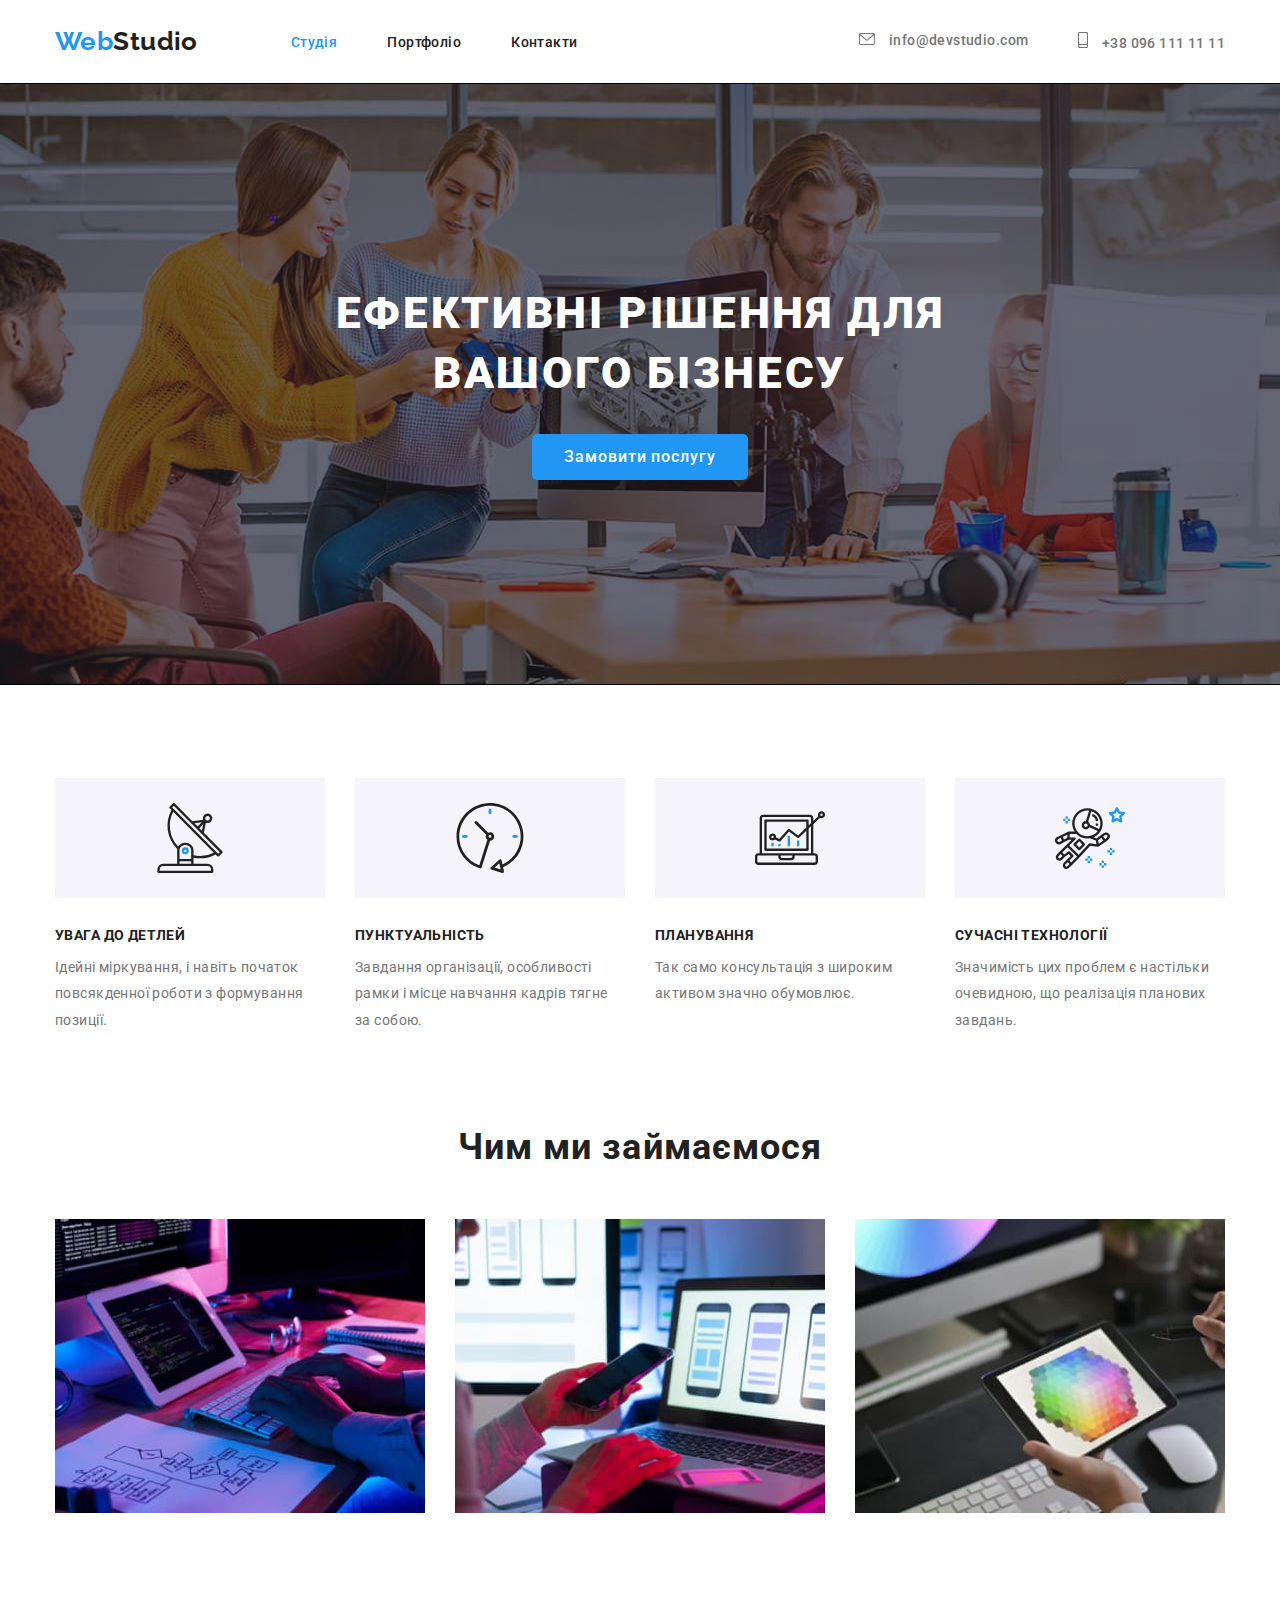
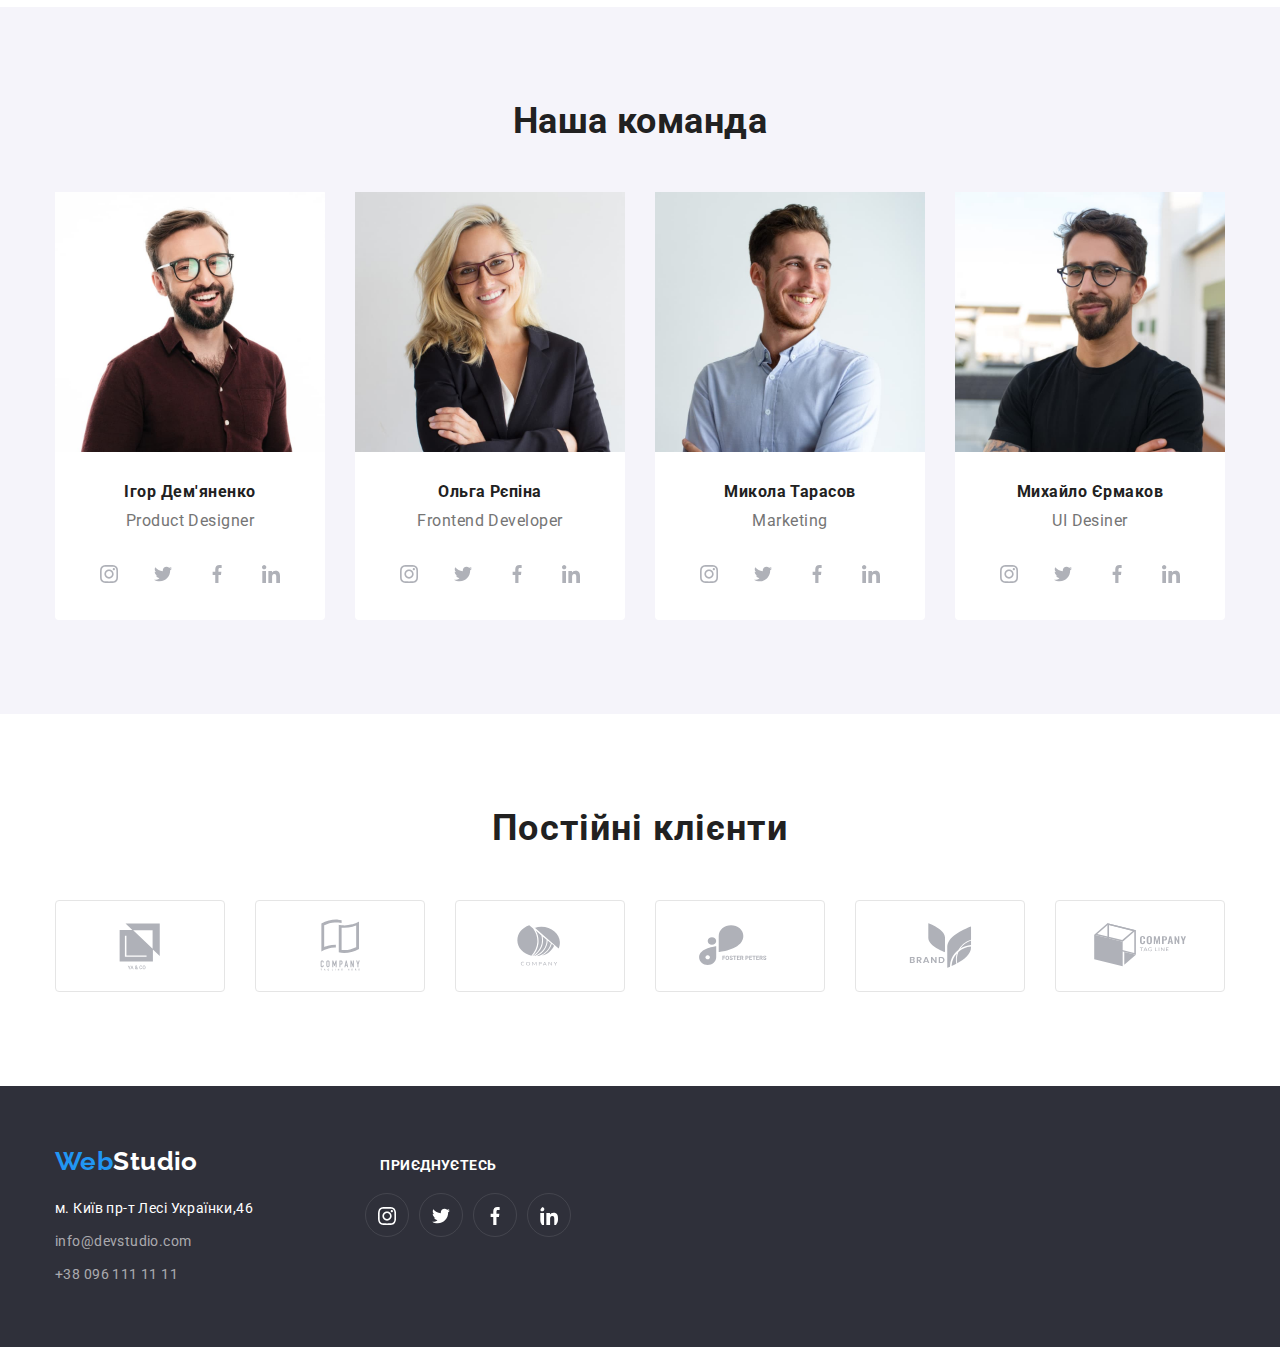
<file: index.html>
<!DOCTYPE html>
<html lang="uk">
<head>
    <meta charset="UTF-8">
    <meta http-equiv="X-UA-Compatible" content="IE=edge">
    <meta name="viewport" content="width=device-width, initial-scale=1.0">
    <title>Document</title>
    <link rel="preconnect" href="https://fonts.googleapis.com">
    <link rel="preconnect" href="https://fonts.gstatic.com" crossorigin>
    <link href="https://fonts.googleapis.com/css2?family=Raleway:wght@700&family=Roboto:wght@400;500;700;900&display=swap" rel="stylesheet">
    <link rel="stylesheet" href="https://cdnjs.cloudflare.com/ajax/libs/modern-normalize/1.0.0/modern-normalize.min.css" />
    <link rel="stylesheet" href="./css/styles.css">
    
</head>
<body class="body">
    
<header class="page-header">
    <div class="container">

        <nav class="nav">
            <a class="logo" href=""> <span class="logo-blue">Web</span><span class="logo-black">Studio</span> </a>
            <ul class="menu-first">

                <li class="menu current  menu-first-item">
                    <a href="">Студія</a>
                </li>
                <li class="menu-link   menu-first-item">
                    <a href="./portfolio.html">Портфоліо</a>
                </li>

                <li class="menu-link menu-first-item">
                    <a href="">Контакти</a>
                </li>
            </ul>
        </nav>

        <ul class="menu-first">
            <li class="contacts menu-link-header">

                <a class="contact-decor" href="mailto:info@devstudio.com"> <svg class="icon" width="16" height="12">
                        <use href="./images/icons/sprite-defs.svg#icon-envelopehover">
                        </use>
                    </svg> info@devstudio.com
                </a>


            </li>
            <li class="contacts menu-link-header">
                <a class="contact-decor" href="tel:+380961111111"> <svg class="icon" width="10" height="16">
                        <use href="./images/icons/sprite-defs.svg#icon-smartphone">
                        </use>
                    </svg> +38 096 111 11 11</a>
            </li>
        </ul>
    </div>

</header>
        <main>
            
<section class="section-one">
    <div class="container">
            <h1 class="title">
            Ефективні рішення для вашого бізнесу
        </h1>
        <button class="button" type="button">Замовити послугу</button>
    </div>
  </section>
                        
<section class="section-two-container-preferences section">
    <div class="container">
<h2 class="visually-hidden">
    Переваги нашої компанії
</h2>

    <ul class="menu-first">
                   <li class="preferences">
                <h3 class="small-section-title">
                    Увага до детлей
                </h3>
                <p class="item">
                    Ідейні міркування, і навіть початок повсякденної роботи з формування позиції.
                </p>
            </li>
                    <li class="preferences">
                <h3 class="small-section-title">
                    Пунктуальнiсть
                </h3>
                <p class="item">
                    Завдання організації, особливості рамки і місце навчання кадрів тягне за собою.
                </p>
            </li>
            <li class="preferences">
                <h3 class="small-section-title">
                    Планування
                </h3>
                <p class="item">
                    Так само консультація з широким активом значно обумовлює.
                </p>
            </li>
       
            <li class="preferences">
                <h3 class="small-section-title">
                    Сучасні технології
                </h3>
                <p class="item">
                    Значимість цих проблем є настільки очевидною, що реалізація планових завдань.
                </p>
            </li>
        

    </ul>

    </div>
    
    </section>


    <section class="section-three-container section">
<div class="flex-container-activities container">
    <h2 class="secondary-title-section-three">
        Чим ми займаємося
    </h2>
    <ul class="menu-first  flex-item-activities">
        
            <li class="picture-first"><img src="./images/logo1.jpg" alt="лого1" width="370"></li>
            <li class="picture-first"><img src="./images/logo2.jpg" alt="лого2" width="370"></li>
            <li class="picture-first"><img src="./images/logo3.jpg" alt="лого3" width="370"></li>
        </ul>
</div>
       </section>

<section class="section-four section">
    <div class="container">
    <h2 class="secondary-title container-team">
        Наша команда
    </h2>
    <ul class="menu-team card">
                    <li class="picture">
                <img class="card-image" src="./images/teamcard1.jpg" alt="член команди 1" width="260">
                <h3 class="card-heading">Ігор Дем'яненко</h3>
                <p class="position-item">
                    Product Designer
                </p>
<ul class="social-links">
<li class="social-links-items">
    
<a class="social-links-item"  href=" "> 
   <svg class="icon-social" width="20" height="20">
<use  href="./images/icons/symbol-defs1.svg#icon-instagram20">
</use>
</svg>
</a>
    

                    </li>
                    <li class="social-links-items">
                        <a class="social-links-item" width="44" height="44" href="./images/icons/symbol-defs.svg#icon-Instagram3">
                        <svg class="icon-social" width="20" height="20">
                            <use href="./images/icons/symbol-defs1.svg#icon-twitter20">
                            </use>
                        </svg>
                        </a>
                    </li>
                    <li class="social-links-items">
                        <a class="social-links-item" href="">
                        <svg class="icon-social" width="20" height="20">
                                <use href="./images/icons/symbol-defs1.svg#icon-facebook20">
                                </use>
                            </svg>
                        </a>
                    </li>
                    <li class="social-links-items">
                        <a class="social-links-item" href="">
                        <svg class="icon-social" width="20" height="20">
                                <use href="./images/icons/symbol-defs1.svg#icon-linkedin20">
                                </use>
                            </svg>
                        </a>
                    </li>
                </ul>
            </li>
        
            <li class="picture">
                <img class="card-image" src="./images/temcard2.jpg" alt="член команди 2" width="260">
                <h3 class="card-heading">Ольга Рєпіна</h3>
                <p class="position-item">
                    Frontend Developer
                </p>
<ul class="social-links">
    <li class="social-links-items">
        <a class="social-links-item" href=" ">
            <svg class="icon-social" width="20" height="20">
                <use href="./images/icons/symbol-defs1.svg#icon-instagram20">
                </use>
            </svg>
        </a>
    </li>
    <li class="social-links-items">
        <a class="social-links-item" href="">
            <svg class="icon-social" width="20" height="20">
                <use href="./images/icons/symbol-defs1.svg#icon-twitter20">
                </use>
            </svg>
        </a>
    </li>
    <li class="social-links-items">
        <a class="social-links-item" href="">
            <svg class="icon-social" width="20" height="20">
                <use href="./images/icons/symbol-defs1.svg#icon-facebook20">
                </use>
            </svg>
        </a>
    </li>
    <li class="social-links-items">
        <a class="social-links-item" href="">
            <svg class="icon-social" width="20" height="20">
                <use href="./images/icons/symbol-defs1.svg#icon-linkedin20">
                </use>
            </svg>
        </a>
    </li>
</ul>

            </li>
        
            <li class="picture">
                <img class="card-image" src="images/teamcard3.jpg" alt="член команди 3" width="260">
                <h3 class=" card-heading">Микола Тарасов</h3>
                <p class="position-item">
                    Marketing
                </p>
<ul class="social-links">
    <li class="social-links-items">
        <a class="social-links-item" href=" ">
            <svg class="icon-social" width="20" height="20">
                <use href="./images/icons/symbol-defs1.svg#icon-instagram20">
                </use>
            </svg>
        </a>
    </li>
    <li class="social-links-items">
        <a class="social-links-item" href="">
            <svg class="icon-social" width="20" height="20">
                <use href="./images/icons/symbol-defs1.svg#icon-twitter20">
                </use>
            </svg>
        </a>
    </li>
    <li class="social-links-items">
        <a class="social-links-item" href="">
            <svg class="icon-social" width="20" height="20">
                <use href="./images/icons/symbol-defs1.svg#icon-facebook20">
                </use>
            </svg>
        </a>
    </li>
    <li class="social-links-items">
        <a class="social-links-item" href="">
            <svg class="icon-social" width="20" height="20">
                <use href="./images/icons/symbol-defs1.svg#icon-linkedin20">
                </use>
            </svg>
        </a>
    </li>
</ul>

            </li>
        
            <li class="picture">
                <img class="card-image" src="./images/temcard4.jpg" alt="член команди 4" width="260">
                <h3 class="card-heading">Михайло Єрмаков</h3>
                <p class="position-item">
                    UI Desiner
                </p>
<ul class="social-links">
    <li class="social-links-items">
        <a class="social-links-item" href=" ">
            <svg class="icon-social" width="20" height="20">
                <use href="./images/icons/symbol-defs1.svg#icon-instagram20">
                </use>
            </svg>
        </a>
    </li>
    <li class="social-links-items">
        <a class="social-links-item" href="">
            <svg class="icon-social" width="20" height="20">
                <use href="./images/icons/symbol-defs1.svg#icon-twitter20">
                </use>
            </svg>
        </a>
    </li>
    <li class="social-links-items">
        <a class="social-links-item" href="">
            <svg class="icon-social" width="20" height="20">
                <use href="./images/icons/symbol-defs1.svg#icon-facebook20">
                </use>
            </svg>
        </a>
    </li>
    <li class="social-links-items">
        <a class="social-links-item" href="">
            <svg class="icon-social" width="20" height="20">
                <use href="./images/icons/symbol-defs1.svg#icon-linkedin20">
                </use>
            </svg>
        </a>
    </li>
</ul>

            </li>
      </ul>
    </div>
                      </section>


<section class="section">
    <div class="container">
        <h2 class="clients-title">
            Постійні клієнти
        </h2>
<ul class="clients">
    <li class="client">
        <a class="client-one-logo" href="">
            <svg class="icon-client" width="170" height="92">
                <use href="./images/icons/sprite-defs.svg#icon-Client1">
                </use>
            </svg>
        </a>
    </li>
    <li class="client">
        <a class="client-two-logo" href="">
        <svg class="icon-client" width="170" height="92">
            <use href="./images/icons/sprite-defs.svg#icon-Client2">
            </use>
        </svg>
        </a>
    </li>
    <li class="client">
    <a class="client-three-logo" href="">
        <svg class="icon-client" width="170" height="92">
            <use href="./images/icons/sprite-defs.svg#icon-Client3">
            </use>
        </svg>
    </a>
    </li>
    <li class="client">
    <a class="client-four-logo" href="">
        <svg class="icon-client" width="170" height="92">
            <use href="./images/icons/sprite-defs.svg#icon-Client4">
            </use>
        </svg>
    </a>
    </li>
    <li class="client">
        <a class="client-five-logo" href="">
            <svg class="icon-client" width="170" height="92">
                <use href="./images/icons/sprite-defs.svg#icon-Client5">
                </use>
            </svg>
        </a>
    </li>
    <li class="client">
    <a class="client-six-logo" href="">
        <svg class="icon-client" width="170" height="92">
            <use href="./images/icons/sprite-defs.svg#icon-Client6">
            </use>
        </svg>
    </a>
    </li>
</ul>
    </div>

                      </section>
            </main>
            
<footer class="footer ">
    <div class="container">

<div class="container-footer-left container-footer ">
                       <a class="logo flex-element-footer" href=""> <span class="logo-blue">Web</span><span
                                    class="logo-white">Studio</span> </a>
                        
                               <address class="address">
                                <ul class="menu">
                                    <li class="footer-li">
                                        <p>
                                            м. Київ пр-т Лесі Українки,46
                                        </p>
                                    </li>
                                    <li class="footer-li">
                                        <a class="address-link" href="">info@devstudio.com</a>
                                    </li>
                                    <li class="footer-li">
                                        <a class="address-link" href="">+38 096 111 11 11</a>
                                    </li>
                                </ul>
                            </address>
                        
</div>

<div class="container-footer-right flex-element-footer container-footer ">
          <div class="title-footer-container">
            <strong class="title-footer">Приєднуєтесь</strong>
          </div>  
                
            <ul class="social-links-footer">
                                <li class="social-links-items-footer">
                    <a class="social-links-item-footer link" href="">
                        <svg class="icon-footer" width="20" height="20">
                            <use href="./images/icons/symbol-defs1.svg#icon-instagram20">
                            </use>
                        </svg>
                    </a>
                </li>
            <li class="social-links-items-footer">
                <a class="social-links-item-footer link" href="">
                    <svg class="icon-footer" width="20" height="20">
                            <use href="./images/icons/symbol-defs1.svg#icon-twitter20">
                            </use>
                        </svg>
                    </a>
                </li>
                <li class="social-links-items-footer">
                    <a class="social-links-item-footer link" href="">
                        <svg class="icon-footer" width="20" height="20">
                                                        <use href="./images/icons/symbol-defs1.svg#icon-facebook20">
                            </use>
                        </svg>
                    </a>
                </li>
                <li class="social-links-items-footer">
                    <a class="social-links-item-footer link" href="">
                        <svg class="icon-footer" width="20" height="20">
                            <use href="./images/icons/symbol-defs1.svg#icon-linkedin20">
                            </use>
                        </svg>
                    </a>
                </li>
            </ul>
            

</div>

    
        </div>
        </footer>
</body>
</html>
</file>
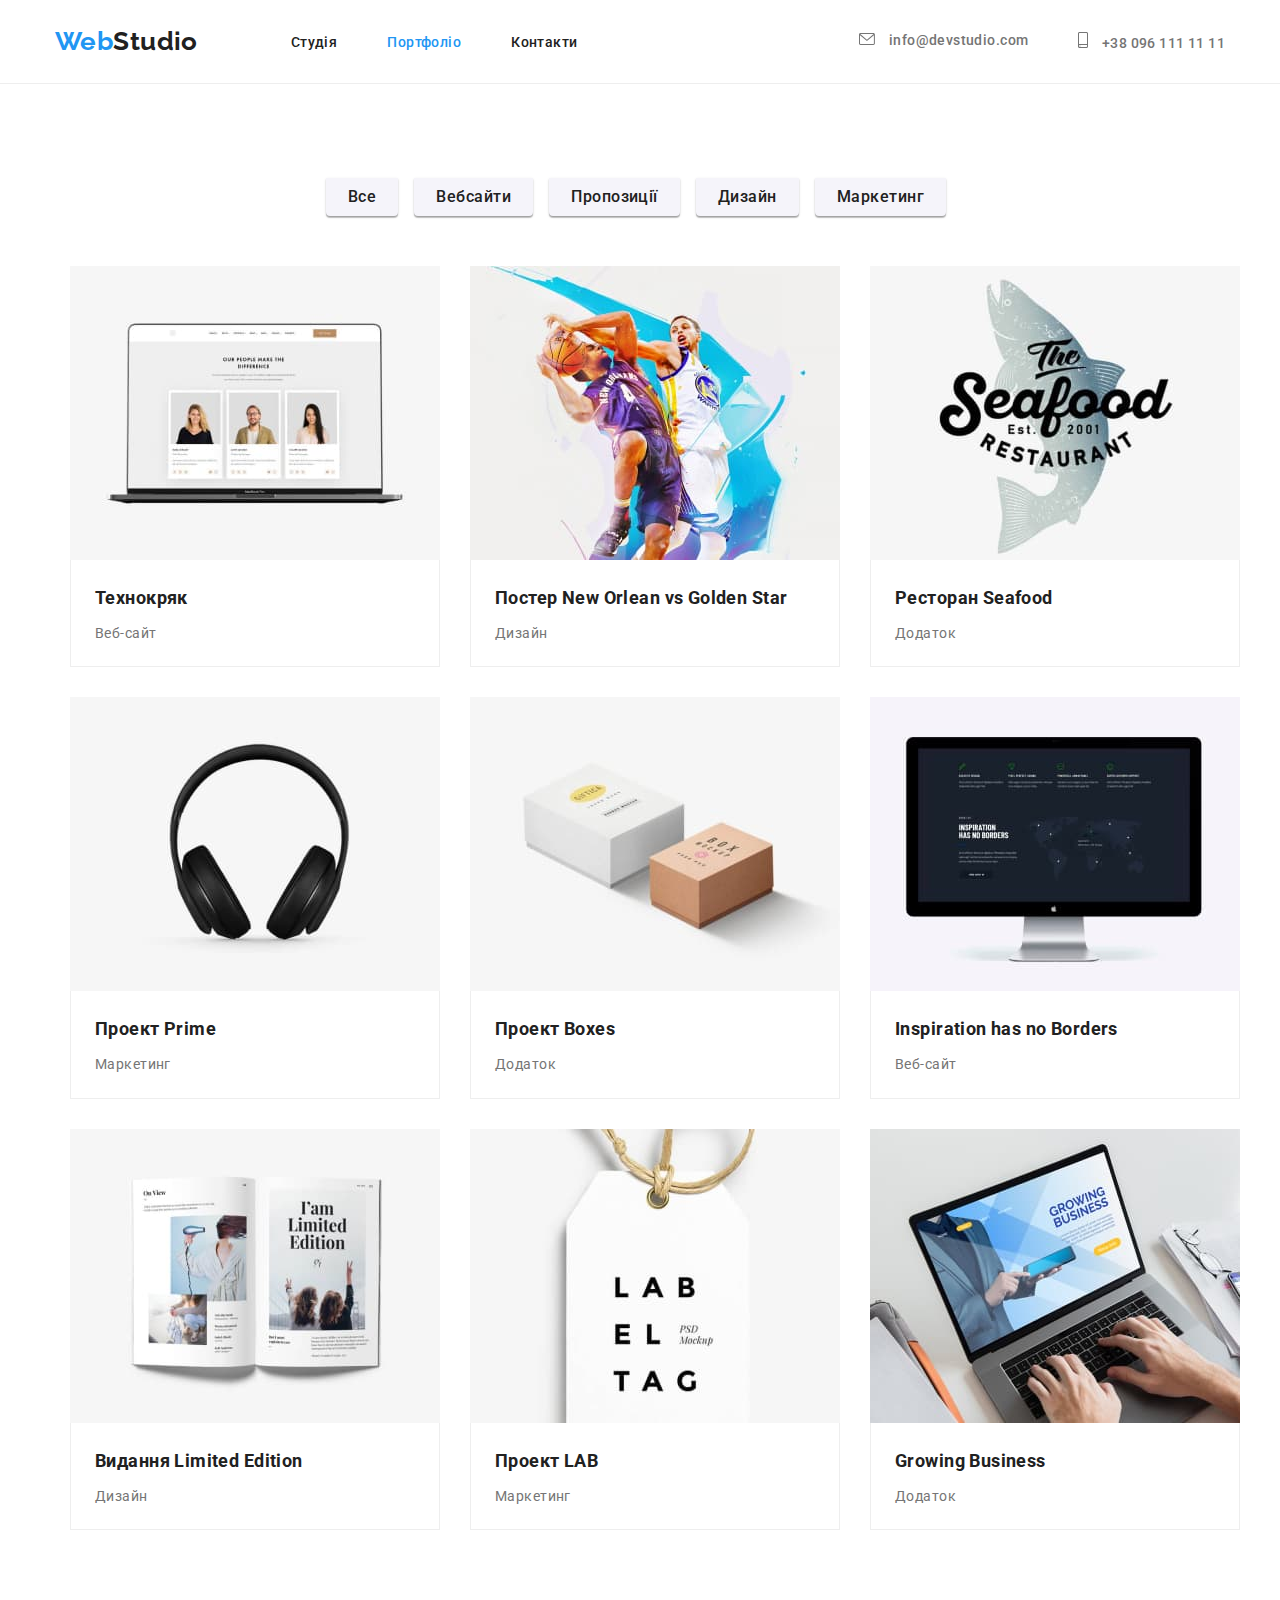
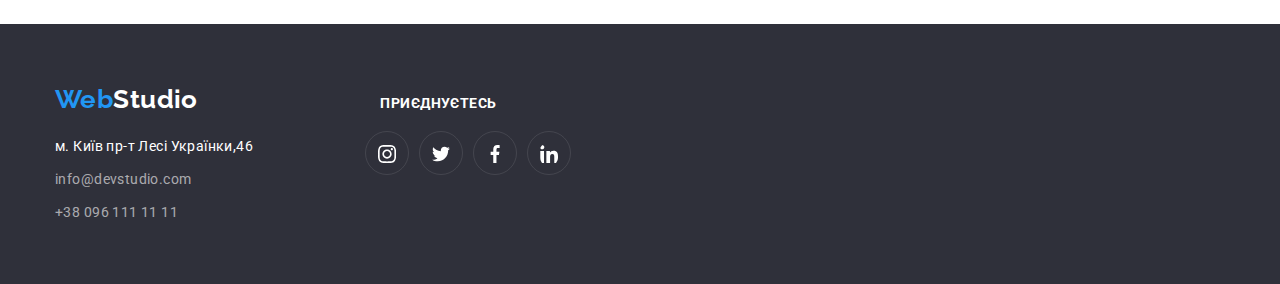
<file: portfolio.html>
<!DOCTYPE html>
<html lang="uk">
<head>
    <meta charset="UTF-8">
    <meta http-equiv="X-UA-Compatible" content="IE=edge">
    <meta name="viewport" content="width=device-width, initial-scale=1.0">
    <title>Document</title>
    <link rel="preconnect" href="https://fonts.googleapis.com">
<link rel="preconnect" href="https://fonts.gstatic.com" crossorigin>
<link href="https://fonts.googleapis.com/css2?family=Raleway:wght@700&family=Roboto:wght@400;500;700;900&display=swap" rel="stylesheet">
<link rel="stylesheet" href="https://cdnjs.cloudflare.com/ajax/libs/modern-normalize/1.0.0/modern-normalize.min.css" />
<link rel="stylesheet" href="./css/styles.css">
</head>
<body class="body">
<header class="page-header">
    <div class="container">

        <nav class="nav">
            <a class="logo" href=""> <span class="logo-blue">Web</span><span class="logo-black">Studio</span> </a>
            <ul class="menu-first">

                <li class="menu  menu-first-item">
                    <a href="./index.html">Студія</a>
                </li>
                <li class="menu-link current  menu-first-item">
                    <a href="">Портфоліо</a>
                </li>

                <li class="menu-link menu-first-item">
                    <a href="">Контакти</a>
                </li>
            </ul>
        </nav>

        <ul class="menu-first">
            <li class="contacts menu-link-header">

                <a class="contact-decor" href="mailto:info@devstudio.com"> <svg class="icon" width="16" height="12">
                        <use href="./images/icons/sprite-defs.svg#icon-envelopehover">
                        </use>
                    </svg> info@devstudio.com
                </a>


            </li>
            <li class="contacts menu-link-header">
                <a class="contact-decor" href="tel:+380961111111"> <svg class="icon" width="10" height="16">
                        <use href="./images/icons/sprite-defs.svg#icon-smartphone">
                        </use>
                    </svg> +38 096 111 11 11</a>
            </li>
        </ul>
    </div>

</header>

<main>
<section class="section ">
    <div class="container">
  
<h1 class="visually-hidden">
Портфоліо проектів
</h1>
<ul class="menu container-button flex-container-button ">
<li class="flex-element-button buttom-shadow">
    <button class="button-second" type="button">Все</button>
</li>
<li class="flex-element-button buttom-shadow">
    <button class="button-second" type="button">Вебсайти</button>
</li>
<li class="flex-element-button buttom-shadow">
    <button class="button-second" type="button">Пропозиції</button>
</li>
<li class="flex-element-button buttom-shadow">
    <button class="button-second" type="button">Дизайн</button>
</li>
<li class="flex-element-button buttom-shadow">
    <button class="button-second" type="button">Маркетинг</button>
</li>
</ul>

<ul class="menu container-projects flex-container ">
    <li class="flex-element flex-element-project  menu-link" >
    <a class="shadow"  href=""> <img src="./images/img(4).jpg" alt="посилання на вебсайт" width="370">
        <div class="flex-element-title">
          <h2 class="item-title">Технокряк</h2>
        <p class="item">
            Веб-сайт
        </p>  
        </div>
        </a>
</li>
        <li class="flex-element flex-element-project  menu-link">
    <a  class="shadow" href="">
        <img src="./images/img(5).jpg" alt="постер з футболістами" width="370">
        <div class="flex-element-title">
        <h2 class="item-title">Постер New Orlean vs Golden Star</h2>
        <p class="item">
            Дизайн
        </p>
        </div>
    </a>
</li>
<li class="flex-element flex-element-project  menu-link">
    <a class="shadow"  href=""> <img src="./images/Seafod.jpg" alt="Seafod" width="370">
        
        <div class="flex-element-title">
        <h2 class="item-title">Ресторан Seafood</h2>
        <p class="item">
            Додаток
        </p>
        </div>
    </a>
</li>
<li class="flex-element flex-element-project  menu-link">
    <a class="shadow" href="">
        <img src="./images/headphones.jpg" alt="headphones" width="370">
        <div class="flex-element-title">
        <h2 class="item-title">Проект Prime</h2>
        <p class="item">
            Маркетинг
        </p>
        </div>
    </a>
</li>
<li class="flex-element flex-element-project  menu-link">
    <a href="">
        <img src="./images/Boxes.jpg" alt="boxes" width="370">
        <div class="flex-element-title">
        <h2 class="item-title">Проект Boxes</h2>
        <p class="item">
            Додаток
        </p>
        </div>
    </a>
</li>
<li class="flex-element flex-element-project  menu-link">
    <a href="">
        <img src="./images/web-page.jpg" alt="web-page" width="370">
        <div class="flex-element-title">
        <h2 class="item-title">Inspiration has no Borders</h2>
        <p class="item">
            Веб-сайт
        </p>
        </div>
    </a>
</li>
<li class="flex-element flex-element-project  menu-link">
    <a href="">
        <img src="./images/limited-edition.jpg" alt="limited-edition" width="370">
        <div class="flex-element-title">
        <h2 class="item-title">Видання Limited Edition</h2>
        <p class="item">
            Дизайн
        </p>
        </div>
    </a>
</li>
<li class="flex-element flex-element-project  menu-link">
<a href="">
        <img src="./images/Lab.jpg" alt="lab" width="370">
        
        <div class="flex-element-title">
        <h2 class="item-title">Проект LAB</h2>
        <p class="item">
            Маркетинг
        </p>
        </div>
    </a>
</li>
<li class="flex-element flex-element-project  menu-link">
    <a  href="">
        <img src="./images/growing-business.jpg" alt="growing-business" width="370">
        <div class="flex-element-title">
        <h2 class="item-title">Growing Business</h2>
        <p class="item">
            Додаток
        </p>
        </div>
    </a>
</li>
   </ul>
</div>
</section>
</main>
            
<footer class="footer ">
    <div class="container">

        <div class="container-footer-left container-footer ">
            <a class="logo flex-element-footer" href=""> <span class="logo-blue">Web</span><span
                    class="logo-white">Studio</span> </a>

            <address class="address">
                <ul class="menu">
                    <li class="footer-li">
                        <p>
                            м. Київ пр-т Лесі Українки,46
                        </p>
                    </li>
                    <li class="footer-li">
                        <a class="address-link" href="">info@devstudio.com</a>
                    </li>
                    <li class="footer-li">
                        <a class="address-link" href="">+38 096 111 11 11</a>
                    </li>
                </ul>
            </address>

        </div>

        <div class="container-footer-right flex-element-footer container-footer ">
            <div class="title-footer-container">
                <strong class="title-footer">Приєднуєтесь</strong>
            </div>

            <ul class="social-links-footer">
                <li class="social-links-items-footer">
                    <a class="social-links-item-footer link" href="">
                        <svg class="icon-footer" width="20" height="20">
                            <use href="./images/icons/symbol-defs1.svg#icon-instagram20">
                            </use>
                        </svg>
                    </a>
                </li>
                <li class="social-links-items-footer">
                    <a class="social-links-item-footer link" href="">
                        <svg class="icon-footer" width="20" height="20">
                            <use href="./images/icons/symbol-defs1.svg#icon-twitter20">
                            </use>
                        </svg>
                    </a>
                </li>
                <li class="social-links-items-footer">
                    <a class="social-links-item-footer link" href="">
                        <svg class="icon-footer" width="20" height="20">
                            <use href="./images/icons/symbol-defs1.svg#icon-facebook20">
                            </use>
                        </svg>
                    </a>
                </li>
                <li class="social-links-items-footer">
                    <a class="social-links-item-footer link" href="">
                        <svg class="icon-footer" width="20" height="20">
                            <use href="./images/icons/symbol-defs1.svg#icon-linkedin20">
                            </use>
                        </svg>
                    </a>
                </li>
            </ul>


        </div>


    </div>
</footer>
</body>
</html>
</file>
<file: css/styles.css>
/* Normalize*/

/*Стилі для обнулення верхніх відступів у елементів*/
h1,
h2,
h3,
h4,
h5,
h6,
p{
    margin: 0;
}
/*Клас для обнулення базових властивостей списків (ul)*/
ul{
    list-style: none;
    padding-left: 0;
    margin: 0;
    }
    /*Клас для обнулення базових властивостей у посилань*/
    a{
        text-decoration: none;
        color: inherit;
    }
    /*Властивості для коректного відображення картинок*/
    img{
        display: block;
        max-width: 100%;
        height: auto;
    }
    /*Властивості для обнулення курсиву у address*/
        address{
            font-style: normal;
        }

                                               /* root*/
:root{
--secondary-color:#2196F3;
--color-main:#212121;
--minor-color:#FFFFFF;
--background-color: #E5E5E5;
--item-color:#757575;
--dark-background-color:#2F303A;
--link-color:#757575;
--footer-link-color:rgba(255, 255, 255, 0.6);
--container-preferences-color:rgba(117, 117, 117, 1);
--small-section-title-color:rgba(33, 33, 33, 1);
--team-background-color: #F5F4FA; 
--border-color:rgba(238, 238, 238, 1);
--gradient-background-color:#c4c4c4;
--gradient-color:rgba(47, 48, 58, 0.4);
--social-link-color:rgba(175, 177, 184, 1);
--icon-social-color:#AFB1B8;
--icon-client-color: #AFB1B8;
}

                                              /* header*/


.page-header{

border-bottom: 1px solid var(--border-color);
}

.page-header .container{
    display:flex;
    align-items:center;
}


.menu-link-header {
       color: var(--link-color);
    text-decoration: none;
    font-family: inherit;
    font-weight: 500;
    list-style: none;
    padding-top: 32px;
    padding-bottom: 32px;
    display: block;
    fill: var(--container-preferences-color);
    display: flex;
    align-items: center;
    
 }
 

.menu-link-header:hover{
    color: var(--secondary-color);
    fill: var(--secondary-color);
}

.menu-link-header:focus {
    color: var(--gradient-background-color);
}

.icon{
    fill: var(--item-color);
    margin-right: 10px;
}

.icon:hover {
    fill: var(--secondary-color);
}

.icon:focus {
    fill: var(--secondary-color);
}
 
 .menu-link-header:hover .icon,
 .menu-link-header:focus .icon{
fill: var(--secondary-color);
 }

 .menu-link{
  font-weight: 500;
 }



.logo{
font-family: 'Raleway', sans-serif;
font-weight: 700;
font-size: 26px;
line-height: 1.19;
text-decoration: none;
margin-right: 93px;


}

.logo-blue {
color:var(--secondary-color);
}

.logo-black{
color: var(--color-main) ;
}

.logo-white{
    color:var(--minor-color);
}

.logo:hover {
    color:var(--secondary-color) ;
}

.contacts:not(:last-child) {
     margin-right: 50px;
   }

   .nav {
       display: flex;
       align-items: center;
       margin-right: auto;
   }

   .menu-first-item:not(:last-child){
    margin-right: 50px;

   }

                                                 /* body*/

.body{
    font-family: 'Roboto', sans-serif;
    color:var(--color-main);
    background-color:var(--minor-color);
    font-size: 14px;
    letter-spacing: 0.03em;
}

.section{
    padding-top: 94px;
    padding-bottom: 94px;
}

.container{
    
    padding: 0 15px;
    width: 1200px;
    margin-left: auto;
    margin-right: auto;
}

                                             /* section-one*/
.section-one{
padding: 200px 0;
text-align: center;
background-color: var(--dark-background-color);

max-width: 1600px;
height: 600px;
outline: 1px solid black;
margin-left: auto;
margin-right: auto;
background-image: 
linear-gradient(
    to right,
    rgba(47, 48, 58, 0.4),
    rgba(47, 48, 58, 0.4)
    ),
url('../images/icons/hero-bgk-image.jpg');
background-repeat:no-repeat;
background-size: cover;
background-position: center;
}

.flex-container-section-one{
display: block;
}

.title{
    color: var(--minor-color) ;
    font-style: normal;
    font-weight: 900;
    font-size: 44px;
    line-height:1.36;
    text-align: center;
    letter-spacing: 0.06em;
    text-transform: uppercase;
    width: 696px;
    margin-left: auto;
    margin-right: auto;
    margin-bottom: 30px;
    }

.button {
    color: var(--minor-color);
    background-color: var(--secondary-color);
    font-weight: 500;
    font-size: 16px;
    line-height: 1.63;
    letter-spacing: 0.06em;
    padding-left: 32px;
    padding-top: 10px;
    padding-right: 32px;
    padding-bottom: 10px;
    border: none;
border-radius: 5px;
}
    

.button:hover {
    color: var(--minor-color);
    background-color: var(--footer-link-color);
}

.button:focus {
    color: var(--minor-color);
    background-color: var(--secondary-color);
}

                                         /* section-two*/

.visually-hidden {
    position: absolute;
        width: 1px;
        height: 1px;
        margin: -1px;
        padding: 0;
        overflow: hidden;
        border: 0;
        clip: rect(0 0 0 0);
}

.flex-container-preferences {
    display: flex;

}

.menu-first {
    list-style: none;
    font-weight: 500;
    display: flex;
    align-items: flex-start;
    justify-content: center;
}

.small-section-title {
    font-weight: 700;
    font-size: 14px;
    line-height: 1.14;
    text-transform: uppercase;
    color: var(--small-section-title-color);
    margin-top: 30px;
    margin-bottom: 10px;
}

.small-section-title:last-child {
    margin-right: 0;
}

.item {
    font-weight: 400;
    font-size: 14px;
    line-height: 1.88;
    color: var(--item-color);
    
}

.preferences{
margin-right: 30px;
width: 270px;
}

.preferences:last-child {
    margin-right: 0;
}

.preferences::before{
    display: block;
    content: '';
    height: 120px;
    border-radius: 4px;
    background-size: contain;
    background-repeat: no-repeat;
    background-position: center;
    background-color: var(--gradient-background-color);
}

.preferences:nth-child(1)::before{
background-image: url(../images/icons/Group1.svg);
}

.preferences:nth-child(2)::before{
background-image: url(../images/icons/Group2.svg);
}

.preferences:nth-child(3)::before{
background-image: url(../images/icons/Group3.svg);
}

.preferences:nth-child(4)::before{
    background-image: url(../images/icons/Group4.svg);
}


                                          /* section-three*/

.section-three-container{
    padding-top: 0;
}

.flex-item-activities{
    display: flex;
}

.secondary-title-section-three {
    font-weight: 700;
    font-style: normal;
    font-size: 36px;
    line-height: 1.16;
    text-align: center;
    letter-spacing: 0.03em;
    color: var(--color-main);
    margin-bottom: 50px;
    
}

.picture-first {
    margin-right: 30px;
    text-align: center;
    }

.picture-first:last-child{
margin-right:0;
}

                                  /* section-four*/
.section-four{
    background-color: var(--team-background-color);

}

.secondary-title {
    color: var(--color-main);

    font-weight: 700;
    font-size: 36px;
    line-height: 1.16;
       
    text-align: center;
    margin-bottom: 50px;
    }

   .menu-team{
    display: flex;
    margin: 0 auto;
   }


.card:no(:last-child){
margin-right: 0px;
}

.picture {
    margin-right: 30px;
    background-color: var(--minor-color);
    width: 270px;
    height: 428px;
    
    
    border-radius: 0px 0px 4px 4px;
    }

.shadow:hover,
.shadow:focus{
box-shadow: 0px 1px 3px rgba(0, 0, 0, 0.12), 0px 1px 1px rgba(0, 0, 0, 0.14), 0px 2px 1px rgba(0, 0, 0, 0.2);
}

.card-image{
        width: 270px;
        
}

.card-heading{

line-height: 1.18;
letter-spacing: 0.03em;
text-align: center;
color: var(--small-section-title-color);
margin-top: 30px;
} 

.position-item{
font-size: 16px;
line-height: 1.18;
letter-spacing: 0.03em;

color: var(--container-preferences-color);
    
text-align: center;

margin-top: 10px;
margin-bottom: 20px;
}

.current{
    color: var(--secondary-color);
}

.current:active {
    color: var(--secondary-color);
}

.item-title{
    font-weight: 700;
    font-size: 18px;
    line-height: 2.0;
    color:var(--color-main);
    margin-bottom: 4px;
}

.link-item{
    width: 40px;
    height: 40px;
    fill: var(--social-link-color);
}

.social-links{
list-style: none;
    display: inline-flex;
    align-items: center;
    width: 206px;
    height: 44px;
    justify-content:space-between;
    margin-right: 32px;
    margin-left: 32px;
    fill: var(--icon-social-color);
}

.social-links:hover,
.social-links:focus{
    fill: var(--minor-color);
}

  
   .icon-social {
    width: 20px;
    height: 20px;
    justify-content: center;
    align-items: center;
    fill: var(--icon-social-color);
       
   }
   
   .icon-social:hover,
   .icon-social:focus{
       fill: var(--minor-color)
   }
   
      .social-links-items{
    display: flex;
    width: 44px;
    height: 44px;
    
   }

.social-links-items :hover,
.social-links-items :focus{
fill: var(--minor-color);
    background-color: var(--secondary-color);
}

.social-links-item :hover,
.social-links-item :focus {
    fill: var(--minor-color);
    background-color: var(--secondary-color);
    
}

.social-links-item{
    display: flex;
    width: 100%;
    height: 100%;
    padding: 12px;
    
    border: 1px solid var(--minor-color);
            border-radius: 100%;
}

 .social-links-items:hover .icon-social,
.social-links-items:focus .icon-social 
{fill: var(--minor-color);
    background-color:var(--secondary-color);
}

li.picture:hover {
    background-color: var(--team-background-color);
}

                                        /* section-five*/

.section-five-container{
  margin-top: 94px;
  margin-bottom: 94px;
}

.clients-title{
    font-weight: 700;
        font-style: normal;
        font-size: 36px;
        line-height: 1.16;
        text-align: center;
        letter-spacing: 0.03em;
        color: var(--color-main);
        margin-bottom: 50px;
}   
.clients {
    list-style: none;
    display: flex;
    font-weight: 500;
    list-style: none;
    justify-content: space-between;
    margin-left: 0px;
    margin-right: 30px;
        text-align: center;
}

.clients:last-child {
    margin-right: 0;
}

.client{
    display: block;
        content: "";
        width: 170px;
        height: 92px;
        border: 1px solid var(--background-color);
        border-radius: 4px;
       
        background-size: contain;
        background-repeat: no-repeat;
        background-position: center;
}

.client:hover{
border: 1px solid var(--secondary-color);
}


.icon-client {
    fill: var(--icon-client-color);
    width: 100%;
    height: 100%;
    display: flex;
    justify-content: center;
    align-items: center;
}

.icon-client:hover {
    fill: var(--secondary-color);
}

.icon-client:focus {
    fill: var(--secondary-color);
}

                                        /*page-two*/

                                    /*container-button*/

.button-second {
    font-family: 'Roboto', sans-serif;
    font-weight: 500;
    font-size: 16px;
    line-height: 1.63;
    color: var(--color-main);
    background-color: var(--minor-color);
    letter-spacing: 0.03em;
    padding:6px 22px;
border: navajowhite;
    margin-right: 8px;
    background-color: var(--team-background-color);
    border-radius: 4px;
    border-radius: 0px 0px 4px 4px;
        box-shadow: 0px 1px 3px rgba(0, 0, 0, 0.12), 0px 1px 1px rgba(0, 0, 0, 0.14), 0px 2px 1px rgba(0, 0, 0, 0.2);
    
}

.button-second:not(:last-child) {
        margin-right: 8px;
}

.button-second:hover {
    color: var(--minor-color);
    background-color: var(--secondary-color);
}

.button-second:focus {
    color: var(--minor-color);
    background-color: var(--secondary-color);
}
.container-button{
    
        padding-left: 15px;
        padding-right: 15px;
       }


.flex-container-button{
display:flex;
    align-items: center;
    justify-content: center;
    margin-bottom: 50px;
    
}

.flex-element-button:not(:last-child){
        margin-right: 8px;
}

.flex-element-button:nth-child{
margin-right: 0;
}

.button-shadow{

}

                                            /*container-projects*/

.container-projects{
    width: 1200px;
    padding-left: 15px;
    padding-right: 15px;
    margin-left: auto;
    margin-right: auto;
}

.flex-container{
    display: flex;
    flex-wrap: wrap;
}

.flex-element{
width: 370px;
margin-right: 30px;
margin-bottom: 30px;
margin-right: 30px;
        }
.flex-element:nth-child(3n){
margin-right: 0;
}


.flex-element:nth-last-child(-n+3){
    margin-bottom: 0;
}

.flex-element: nth-child(n3){
margin-right: 0;
    } 

    .flex-element-title{
        padding-left: 24px;
        padding-right: 24px;
        padding-top: 20px;
        padding-bottom: 20px;
        border-right: 1px solid var(--border-color);
        border-bottom: 1px solid var(--border-color);
        border-left: 1px solid var(--border-color);
    }

    .flex-element-project:hover{
        border-radius: 0px 0px 4px 4px;
            box-shadow: 0px 1px 3px rgba(0, 0, 0, 0.12), 0px 1px 1px rgba(0, 0, 0, 0.14), 0px 2px 1px rgba(0, 0, 0, 0.2);
    }

        .flex-element-project:focus {
            border-radius: 0px 0px 4px 4px;
            box-shadow: 0px 1px 3px rgba(0, 0, 0, 0.12), 0px 1px 1px rgba(0, 0, 0, 0.14), 0px 2px 1px rgba(0, 0, 0, 0.2);
        }

                                            /* footer*/

.footer {
    background-color: var(--dark-background-color);
    padding: 60px 0;
       
}


.flex-container-footer{
    width: 1200px;

    padding: 0 15px;
    margin: 0 auto;
}

.footer .container{
    display: flex;
    align-items: baseline;
}

.container-footer-right .title-footer-container .social-links-footer{
    align-items: center;
    justify-content: center;                
}

.container-footer-left {
    margin-right: 70px;
}

.flex-element-footer{
display: block;

justify-content: flex-start;
width: 147px;
flex-wrap: wrap;
}

.container-address-footer {
        display: inline-block;
        justify-content: flex-start;
        flex-direction: column;
        margin-left: 15;
        
    }

.logo-footer {
    font-family: 'Raleway', sans-serif;
    font-weight: 700;
    font-size: 26px;
    line-height: 1.19;
    text-decoration: none;
    }

.address{
    color:var(--minor-color);

    font-size: 14px;
    line-height: 1.7;
    
    margin-top: 20px;
    }
.buttons{
    margin: bottom 34px; ;
}
.menu {
    
    
    
}


.menu-address{
text-align: left;
font-family: 'Roboto', sans-serif;
font-weight: 400;
font-size: 14px;
line-height: 1.71;
letter-spacing: 0.03em;
font-style: normal;
color: var(--minor-color);
width: 231px;
margin-top: 20px;
margin-left: 15px;
text-align: left;
}

.address-link{
    text-decoration: none;
    color:var(--footer-link-color);
    font-family: 'Roboto', sans-serif;
    font-size: 14px;
    line-height: 1.7;
    font-style: normal;
    
    }

    .footer-li{
        margin-bottom: 9px;
        
    }

    .footer-li:last-child {
            margin-bottom: 0;
        }

.button-footer {
    color: var(--minor-color);
    background-color: var(--dark-background-color);
    font-weight: 700;
    font-size: 14px;
    line-height: 1.17;
    letter-spacing: 0.03em;
    text-transform: uppercase;
    border: none;
    border-radius: 5px;
    }

    .footer-social-links {
        list-style: none;
        display: inline-flex;
        justify-content: space-between;
        }

.link{
margin-right: 10px;
}

.link:hover{
    color:var(--secondary-color);
}

.title-footer{
    color: var(--minor-color);
    text-transform: uppercase;
   
    
    }

.title-footer-container{
margin-bottom: 20px;
text-align: center;
    justify-content: center;
}

.icon-footer {
    fill: var(--minor-color);
    width: 100%;
    height: 100%;
    display: flex;
    justify-content: center;
    align-items: center;
    border-radius: 30%;
}

.icon-footer:hover {
        background-color: var(--secondary-color);
}

.icon-footer:focus {
    fill: var(--secondary-color);
}

strong.title-footer{
    flex-wrap: wrap;
}


                .social-links-footer {
                    
                     display: flex;
                    align-items: flex-start;
                    width: 206px;
                    height: 44px;
                    justify-content: space-between;
                    margin-right: 32px;
                    margin-left: 0;
                    
                }
                    
.icon-footer {
width: 20px;
height: 20px;
justify-content: center;
fill: var(--minor-color);
        }
        
.icon-footer:hover,
.icon-footer:focus {
                    background-color: var(--secondary-color)
                }
        
                .social-links-items-footer {
                    display: flex;
                    width: 44px;
                    height: 44px;
                        }

                .social-links-items-footer:not(:last-child) {
                    margin-right: 10px;
                }
        
                .social-links-items-footer :hover,
                .social-links-items-footer :focus{
                                        background-color: var(--secondary-color);
                }
        
                .social-links-item-footer :hover,
                .social-links-item-footer :focus {
                    background-color: var(--secondary-color);
        }
        
                .social-links-item-footer {
                    display: flex;
                    width: 100%;
                    height: 100%;
                    padding: 12px;
        
                    border: 1px solid rgba(255, 255, 255, 0.1);
                    border-radius: 100%;
                }
        
                .social-links-items-footer:hover .icon-footer,
                .social-links-items-footer:focus .icon-footer {
                    background-color: var(--secondary-color);
                }
</file>
